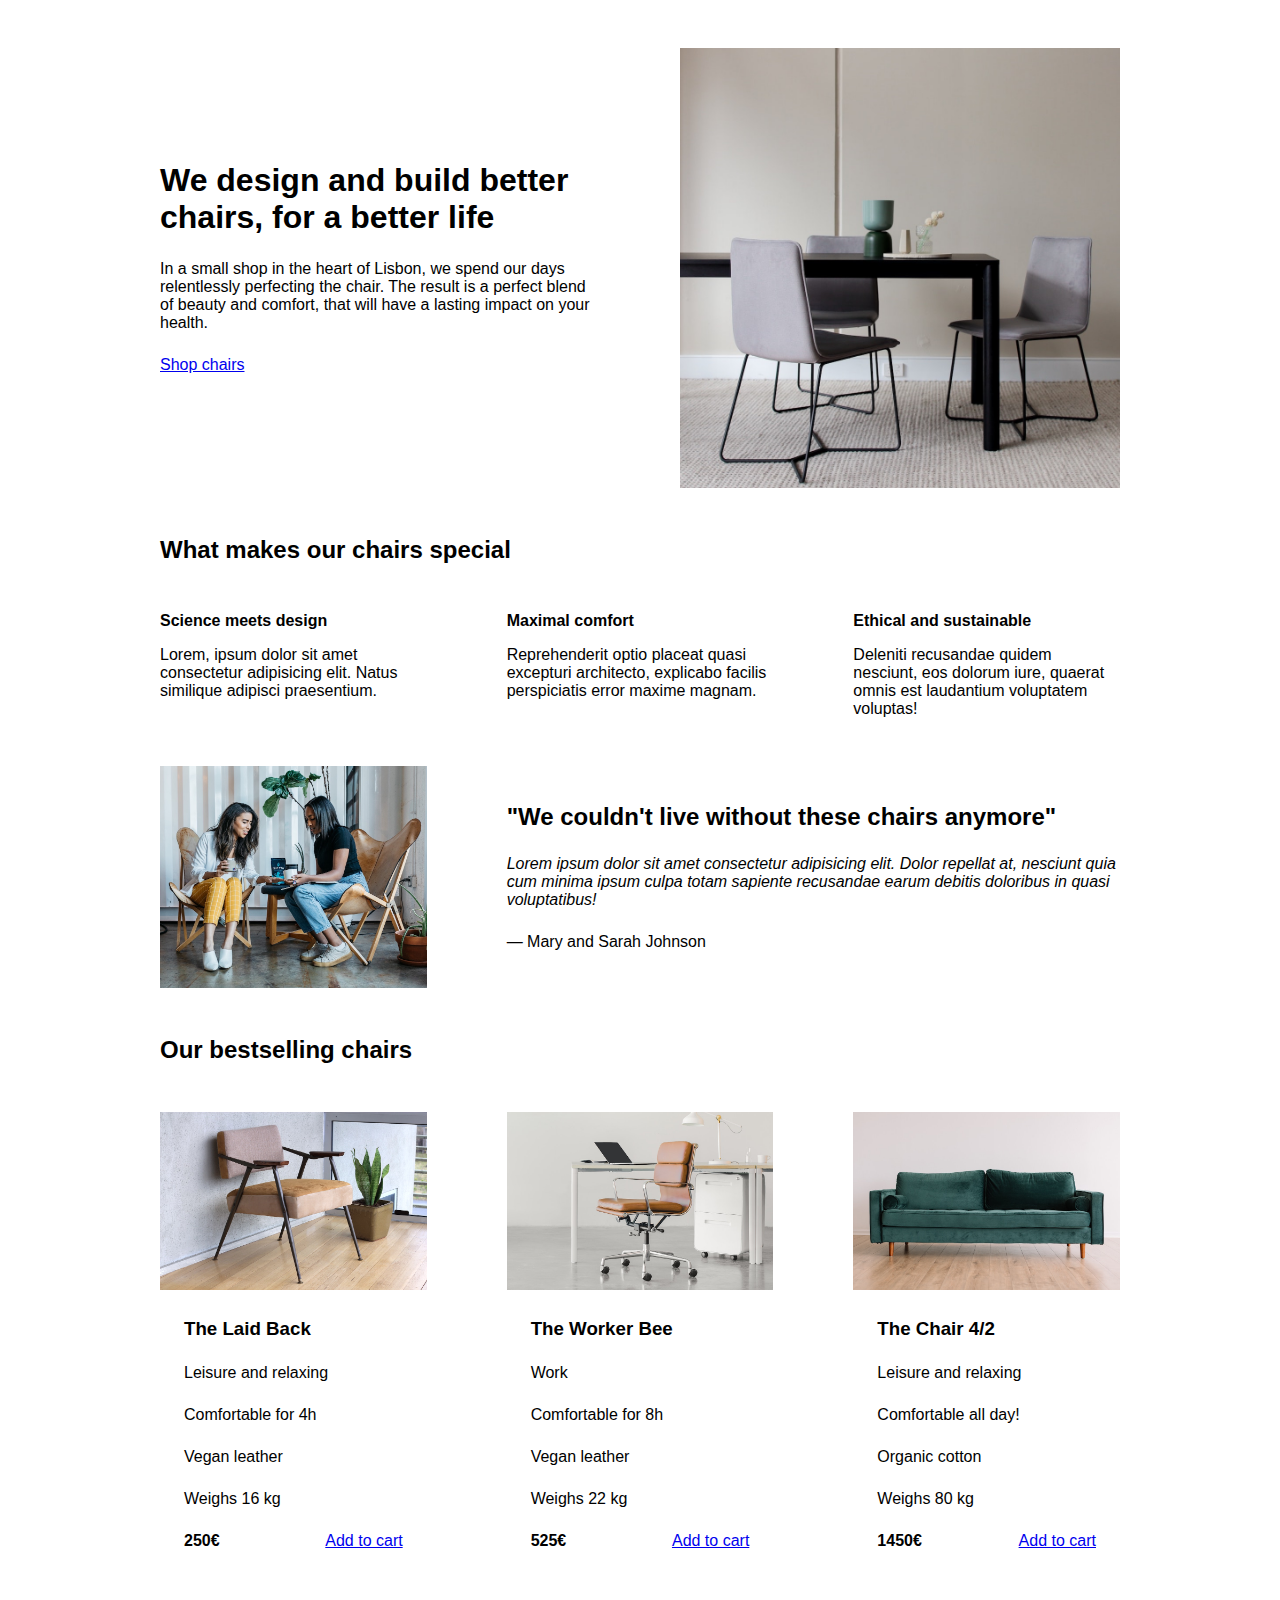
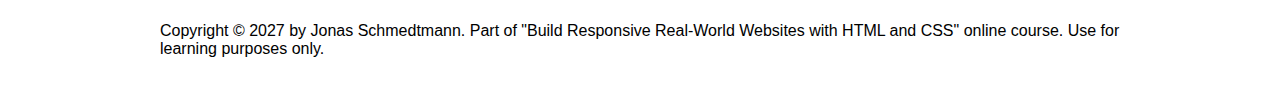
<file: Design/index.html>
<!DOCTYPE html>
<html lang="en">
  <head>
    <meta charset="UTF-8" />
    <meta http-equiv="X-UA-Compatible" content="IE=edge" />
    <meta name="viewport" content="width=device-width, initial-scale=1.0" />

    <link rel="stylesheet" href="style.css" />
    <title>Lisbon Chair Shop</title>
  </head>
  <body>
    <div class="container">
      <header>
        <div class="header-text-box">
          <h1>We design and build better chairs, for a better life</h1>
          <p class="header-text">
            In a small shop in the heart of Lisbon, we spend our days
            relentlessly perfecting the chair. The result is a perfect blend of
            beauty and comfort, that will have a lasting impact on your health.
          </p>
          <a class="btn btn--big" href="#">Shop chairs</a>
        </div>
        <img src="hero.jpg" alt="Photo" />
      </header>

      <section>
        <h2>What makes our chairs special</h2>
        <div class="grid-3-cols">
          <div>
            <p class="features-title"><strong>Science meets design</strong></p>
            <p class="features-text">
              Lorem, ipsum dolor sit amet consectetur adipisicing elit. Natus
              similique adipisci praesentium.
            </p>
          </div>

          <div>
            <p class="features-title">
              <strong>Maximal comfort</strong>
            </p>
            <p class="features-text">
              Reprehenderit optio placeat quasi excepturi architecto, explicabo
              facilis perspiciatis error maxime magnam.
            </p>
          </div>

          <div>
            <p class="features-title">
              <strong>Ethical and sustainable</strong>
            </p>
            <p class="features-text">
              Deleniti recusandae quidem nesciunt, eos dolorum iure, quaerat
              omnis est laudantium voluptatem voluptas!
            </p>
          </div>
        </div>
      </section>

      <section class="testimonial-section">
        <div class="grid-3-cols">
          <img src="customers.jpg" alt="People sitting on chairs" />
          <div class="testimonial-box">
            <h2>"We couldn't live without these chairs anymore"</h2>
            <blockquote class="testimonial-text">
              Lorem ipsum dolor sit amet consectetur adipisicing elit. Dolor
              repellat at, nesciunt quia cum minima ipsum culpa totam sapiente
              recusandae earum debitis doloribus in quasi voluptatibus!
            </blockquote>
            <p class="testimonial-author">&mdash; Mary and Sarah Johnson</p>
          </div>
        </div>
      </section>

      <section>
        <h2>Our bestselling chairs</h2>
        <div class="grid-3-cols">
          <figure class="chair">
            <img src="chair-1.jpg" alt="Chair" />
            <div class="chair-box">
              <h3>The Laid Back</h3>
              <ul class="chair-details">
                <li>
                  <!-- Span is a generic INLINE text element, it doesn't have any meaning. It's like a div element, but inline -->
                  <span>Leisure and relaxing</span>
                </li>
                <li>
                  <span>Comfortable for 4h</span>
                </li>
                <li>
                  <span>Vegan leather</span>
                </li>
                <li>
                  <span>Weighs 16 kg</span>
                </li>
              </ul>
              <div class="chair-price">
                <strong>250€</strong>
                <a href="#" class="btn btn--small">Add to cart</a>
              </div>
            </div>
          </figure>

          <figure class="chair">
            <img src="chair-2.jpg" alt="Chair" />
            <div class="chair-box">
              <h3>The Worker Bee</h3>
              <ul class="chair-details">
                <li>
                  <span>Work</span>
                </li>
                <li>
                  <span>Comfortable for 8h</span>
                </li>
                <li>
                  <span>Vegan leather</span>
                </li>
                <li>
                  <span>Weighs 22 kg</span>
                </li>
              </ul>
              <div class="chair-price">
                <strong>525€</strong>
                <a href="#" class="btn btn--small">Add to cart</a>
              </div>
            </div>
          </figure>

          <figure class="chair">
            <img src="chair-3.jpg" alt="Chair" />
            <div class="chair-box">
              <h3>The Chair 4/2</h3>
              <ul class="chair-details">
                <li>
                  <span>Leisure and relaxing</span>
                </li>
                <li>
                  <span>Comfortable all day!</span>
                </li>
                <li>
                  <span>Organic cotton</span>
                </li>
                <li>
                  <span>Weighs 80 kg</span>
                </li>
              </ul>
              <div class="chair-price">
                <strong>1450€</strong>
                <a href="#" class="btn btn--small">Add to cart</a>
              </div>
            </div>
          </figure>
        </div>
      </section>

      <footer>
        Copyright &copy; 2027 by Jonas Schmedtmann. Part of "Build Responsive
        Real-World Websites with HTML and CSS" online course. Use for learning
        purposes only.
      </footer>
    </div>
  </body>
</html>
</file>
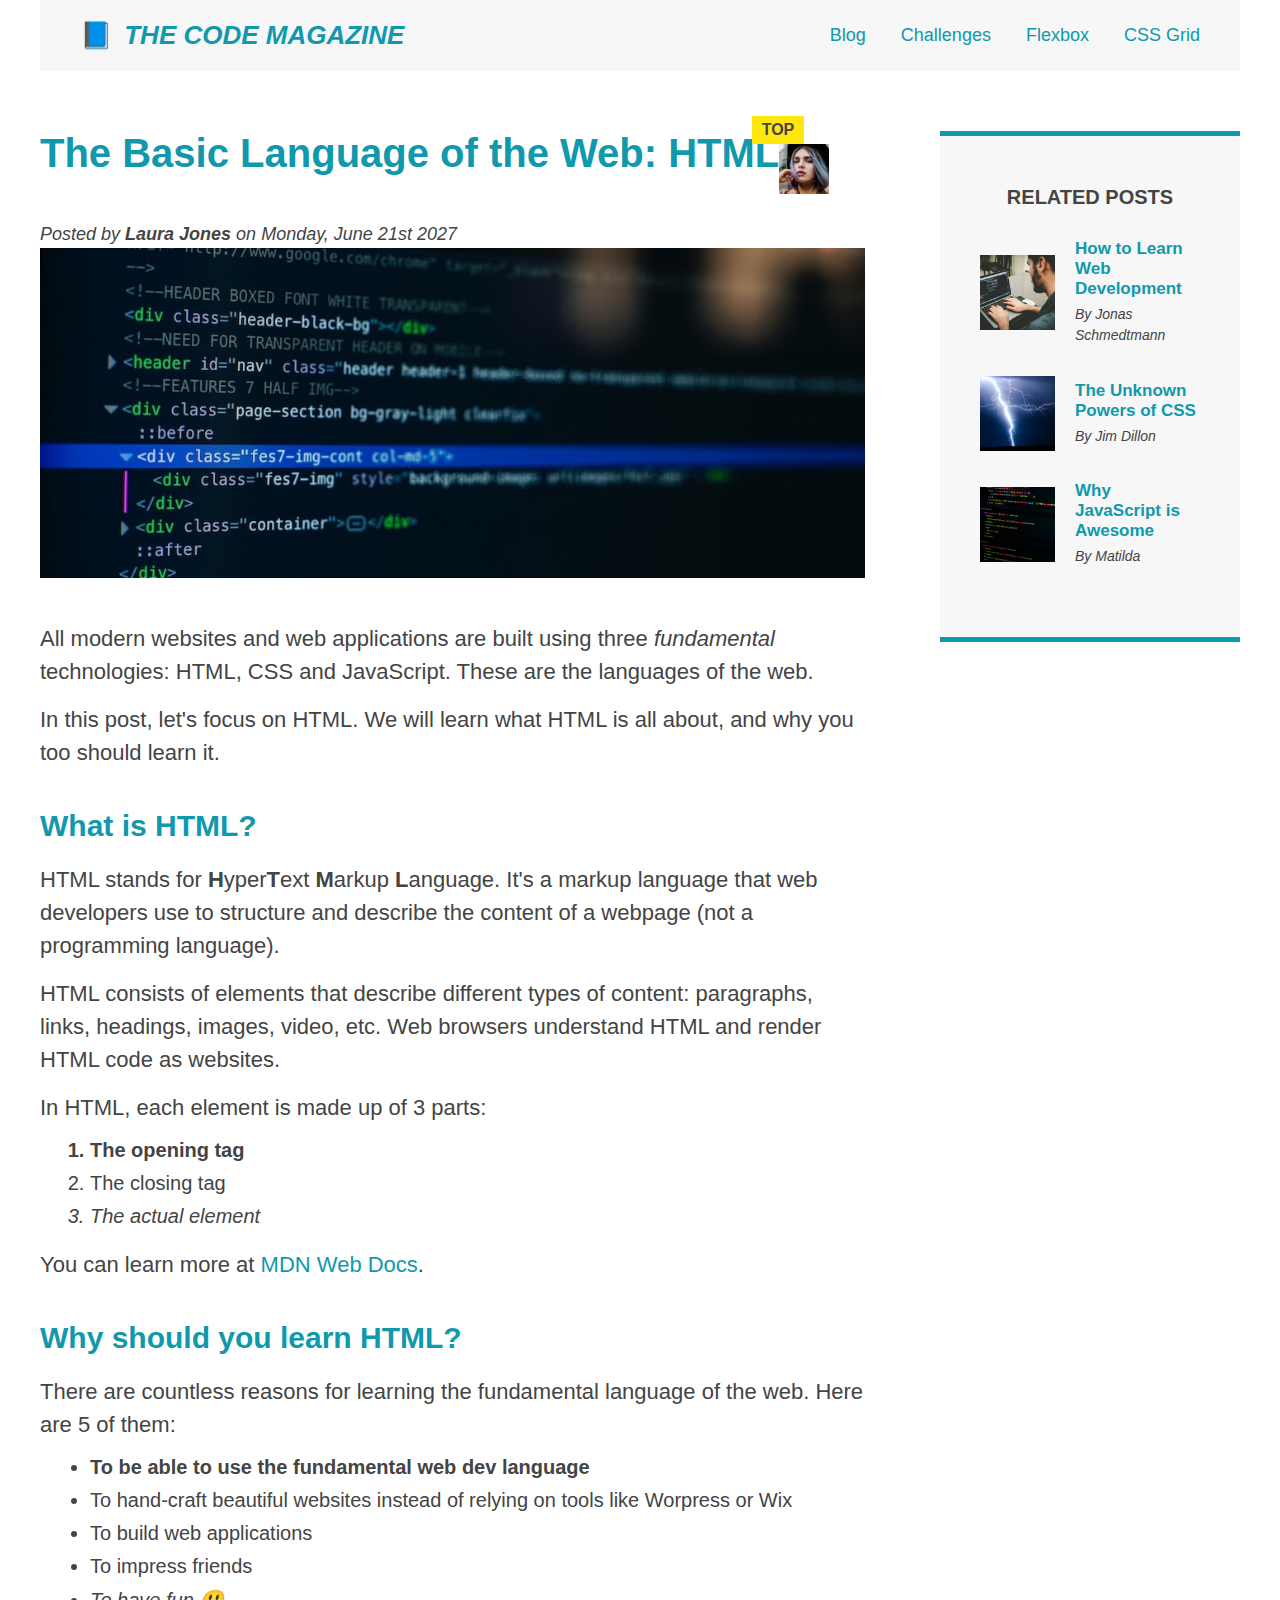
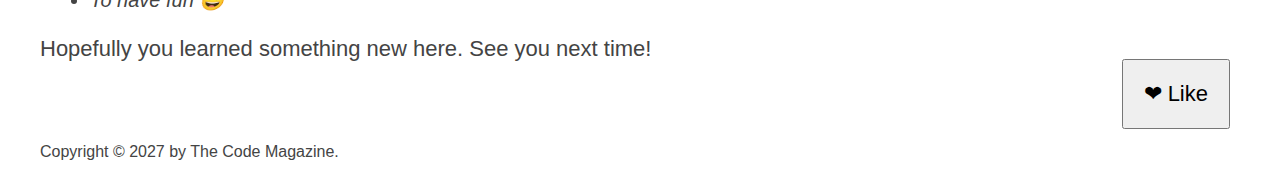
<file: test/index.html>
<!DOCTYPE html>
<html lang="en">
  <head>
    <meta charset="UTF-8" />
    <link rel="stylesheet" href="style.css" />
    <title>The Basic Language of the Web: HTML</title>
  </head>

  <body>
    <div class="container">
      <header class="main-header clearfix">
        <h1>📘 The Code Magazine</h1>

        <nav>
          <a href="blog.html">Blog</a>
          <a href="#">Challenges</a>
          <a href="flexbox.html">Flexbox</a>
          <a href="css-grid.html">CSS Grid</a>
        </nav>

        <!-- <div class="clear"></div> -->
      </header>

      <article>
        <header class="post-header">
          <div class="author-box">
            <h2>The Basic Language of the Web: HTML</h2>

            <img
              src="img/laura-jones.jpg"
              alt="Headshot of Laura Jones"
              height="50"
              width="50"
              class="author-img"
            />
          </div>

          <p id="author" class="author">
            Posted by <strong>Laura Jones</strong> on Monday, June 21st 2027
          </p>

          <img
            src="img/post-img.jpg"
            alt="HTML code on a screen"
            width="500"
            height="200"
            class="post-img"
          />

          <button>❤ Like</button>
        </header>

        <p>
          All modern websites and web applications are built using three
          <em>fundamental</em>
          technologies: HTML, CSS and JavaScript. These are the languages of the
          web.
        </p>

        <p>
          In this post, let's focus on HTML. We will learn what HTML is all
          about, and why you too should learn it.
        </p>

        <h3>What is HTML?</h3>
        <p>
          HTML stands for <strong>H</strong>yper<strong>T</strong>ext
          <strong>M</strong>arkup <strong>L</strong>anguage. It's a markup
          language that web developers use to structure and describe the content
          of a webpage (not a programming language).
        </p>
        <p>
          HTML consists of elements that describe different types of content:
          paragraphs, links, headings, images, video, etc. Web browsers
          understand HTML and render HTML code as websites.
        </p>
        <p>In HTML, each element is made up of 3 parts:</p>

        <ol>
          <li class="first-li">The opening tag</li>
          <li>The closing tag</li>
          <li>The actual element</li>
        </ol>

        <p>
          You can learn more at
          <a
            href="https://developer.mozilla.org/en-US/docs/Web/HTML"
            target="_blank"
            >MDN Web Docs</a
          >.
        </p>

        <h3>Why should you learn HTML?</h3>

        <p>
          There are countless reasons for learning the fundamental language of
          the web. Here are 5 of them:
        </p>

        <ul>
          <li class="first-li">
            To be able to use the fundamental web dev language
          </li>
          <li>
            To hand-craft beautiful websites instead of relying on tools like
            Worpress or Wix
          </li>
          <li>To build web applications</li>
          <li>To impress friends</li>
          <li>To have fun 😃</li>
        </ul>

        <p>Hopefully you learned something new here. See you next time!</p>
      </article>

      <aside>
        <h4>Related posts</h4>

        <ul class="related">
          <li class="related-post">
            <img
              src="img/related-1.jpg"
              alt="Person programming"
              width="75"
              height="75"
            />
            <div>
              <a href="#" class="related-link">How to Learn Web Development</a>
              <p class="related-author">By Jonas Schmedtmann</p>
            </div>
          </li>
          <li class="related-post">
            <img
              src="img/related-2.jpg"
              alt="Lightning"
              width="75"
              heigth="75"
            />
            <div>
              <a href="#" class="related-link">The Unknown Powers of CSS</a>
              <p class="related-author">By Jim Dillon</p>
            </div>
          </li>
          <li class="related-post">
            <img
              src="img/related-3.jpg"
              alt="JavaScript code on a screen"
              width="75"
              height="75"
            />
            <div>
              <a href="#" class="related-link">Why JavaScript is Awesome</a>
              <p class="related-author">By Matilda</p>
            </div>
          </li>
        </ul>
      </aside>
      <footer>
        <p id="copyright" class="copyright text">
          Copyright &copy; 2027 by The Code Magazine.
        </p>
      </footer>
    </div>
  </body>
</html>
</file>
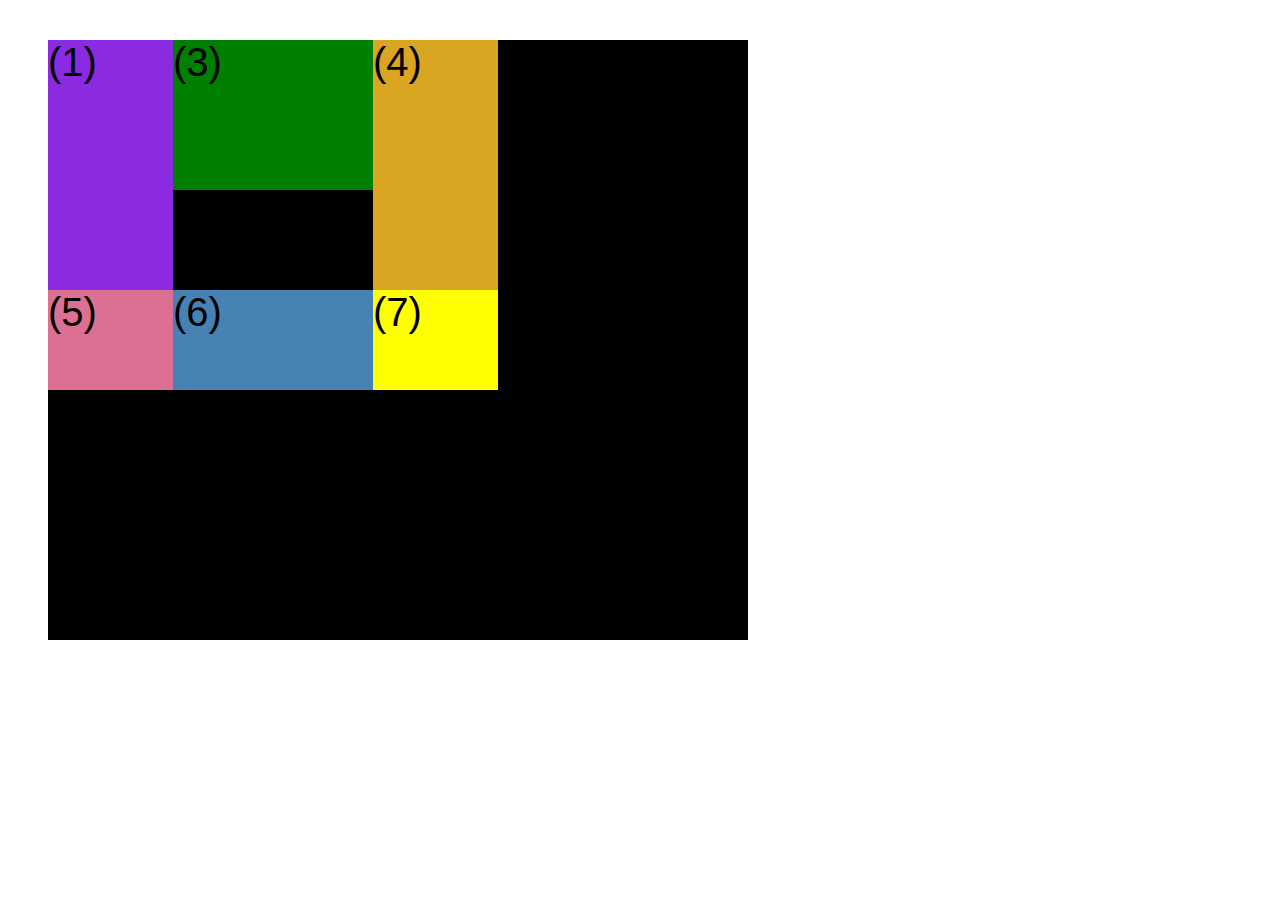
<file: css-grid.html>
<!DOCTYPE html>
<html lang="en">
  <head>
    <meta charset="UTF-8" />
    <meta http-equiv="X-UA-Compatible" content="IE=edge" />
    <meta name="viewport" content="width=device-width, initial-scale=1.0" />
    <title>CSS Grid</title>
    <style>
      .el--1 {
        background-color: blueviolet;
      }
      .el--2 {
        background-color: orangered;
        grid-column: 1/ -1;
        grid-row: 2;
      }
      .el--3 {
        background-color: green;
        height: 150px;
      }
      .el--4 {
        background-color: goldenrod;
      }
      .el--5 {
        background-color: palevioletred;
      }
      .el--6 {
        background-color: steelblue;
      }
      .el--7 {
        background-color: yellow;
      }
      .el--8 {
        background-color: crimson;
        grid-column: 2/3;
        grid-row: 1/2;
      }

      .container--1 {
        /* STARTER */
        font-family: sans-serif;
        background-color: #ddd;
        font-size: 30px;
        margin: 40px;

        /* CSS GRID */
        display: grid;
        grid-template-columns: repeat(4, 1fr);
        grid-template-rows: 1fr 1fr;

        column-gap: 20px;
        row-gap: 40px;
        display: none;
      }

      .container--2 {
        display: none;

        /* STARTER */
        font-family: sans-serif;
        background-color: black;
        font-size: 40px;
        margin: 40px;

        width: 700px;
        height: 600px;
        display: grid;
        grid-template-columns: 125px 200px 125px;
        grid-template-rows: 250px 100px;
        /* CSS GRID */
      }
    </style>
  </head>
  <body>
    <div class="container--1">
      <div class="el el--1">(1) HTML</div>
      <div class="el el--2">(2) and</div>
      <div class="el el--3">(3) CSS</div>
      <div class="el el--4">(4) are</div>
      <div class="el el--5">(5) amazing</div>
      <div class="el el--6">(6) languages</div>
      <div class="el el--7">(7) to</div>
      <div class="el el--8">(8) learn</div>
    </div>

    <div class="container--2">
      <div class="el el--1">(1)</div>
      <div class="el el--3">(3)</div>
      <div class="el el--4">(4)</div>
      <div class="el el--5">(5)</div>
      <div class="el el--6">(6)</div>
      <div class="el el--7">(7)</div>
    </div>
  </body>
</html>
</file>
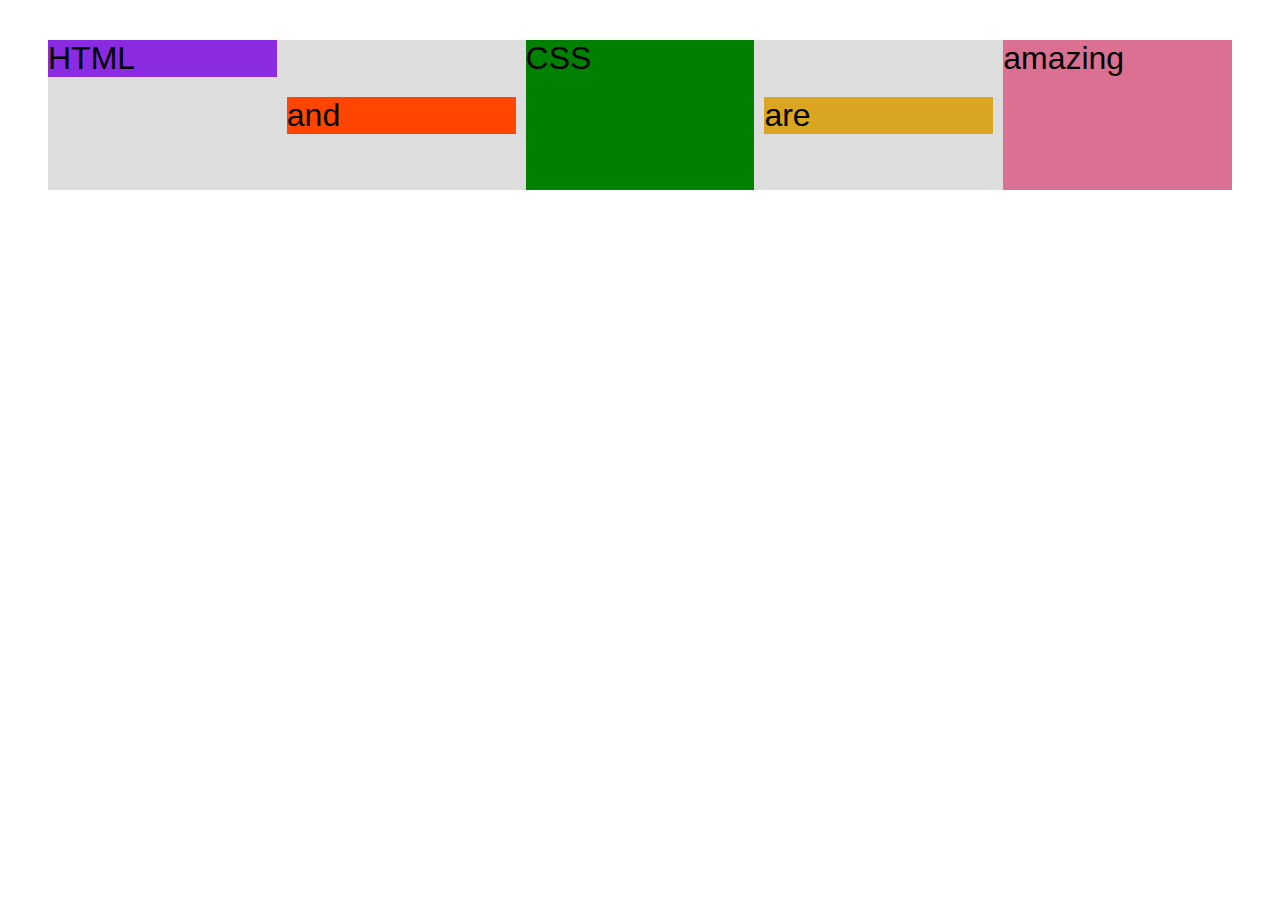
<file: flexbox.html>
<!DOCTYPE html>
<html lang="en">
  <head>
    <meta charset="UTF-8" />
    <meta http-equiv="X-UA-Compatible" content="IE=edge" />
    <meta name="viewport" content="width=device-width, initial-scale=1.0" />
    <title>Flexbox</title>
    <style>
      .el--1 {
        background-color: blueviolet;
      }
      .el--2 {
        background-color: orangered;
      }
      .el--3 {
        background-color: green;
        height: 150px;
      }
      .el--4 {
        background-color: goldenrod;
      }
      .el--5 {
        background-color: palevioletred;
      }
      .el--6 {
        background-color: steelblue;
      }
      .el--7 {
        background-color: yellow;
      }
      .el--8 {
        background-color: crimson;
      }

      .container {
        /* STARTER */
        font-family: sans-serif;
        background-color: #ddd;
        font-size: 32px;
        margin: 40px;

        /* FLEXBOX */
        display: flex;
        align-items: center;
        justify-content: flex-start;
        gap: 10px;
      }

      .el {
        /* flex-grow: 0;
        flex-shrink: 1;
        flex-basis: auto; */

        /* flex: 0 0 200px; */

        flex: 1;
      }

      .el--1 {
        align-self: flex-start;
      }
      .el--5 {
        align-self: stretch;
        order: 1;
      }
      .el--6 {
        order: -1;
      }
    </style>
  </head>
  <body>
    <div class="container">
      <div class="el el--1">HTML</div>
      <div class="el el--2">and</div>
      <div class="el el--3">CSS</div>
      <div class="el el--4">are</div>
      <div class="el el--5">amazing</div>
      <!-- <div class="el el--6">languages</div> -->
      <!-- <div class="el el--7">to</div>
      <div class="el el--8">learn</div> -->
    </div>
  </body>
</html>
</file>
<file: Design/style.css>
/*
SPACING SYSTEM (px)
2 / 4 / 8 / 12 / 16 / 24 / 32 / 48 / 64 / 80 / 96 / 128

FONT SIZE SYSTEM (px)
10 / 12 / 14 / 16 / 18 / 20 / 24 / 30 / 36 / 44 / 52 / 62 / 74 / 86 / 98
*/

* {
  margin: 0;
  padding: 0;
  box-sizing: border-box;
}

/* ------------------------ */
/* GENERAL STYLES */
/* ------------------------ */
body {
  font-family: sans-serif;
}

.container {
  width: 960px;
  margin: 0 auto;
}

header,
section {
  margin-bottom: 48px;
}

h2 {
  margin-bottom: 48px;
}

.grid-3-cols {
  display: grid;
  grid-template-columns: repeat(3, 1fr);
  column-gap: 80px;
}

/* ------------------------ */
/* COMPONENT STYLES */
/* ------------------------ */

/* HEADER */
header {
  display: grid;
  grid-template-columns: repeat(2, 1fr);
  column-gap: 80px;
  margin-top: 48px;
}

.header-text-box {
  align-self: center;
}

h1 {
  margin-bottom: 24px;
}

.header-text {
  margin-bottom: 24px;
}

img {
  width: 100%;
}

/* FEATURES */
.features-icon {
}

.features-title {
  margin-bottom: 16px;
}

.features-text {
}

/* TESTIMONIAL */
.testimonial-section {
}

.testimonial-box {
  grid-column: 2 / -1;
  align-self: center;
}

.testimonial-box h2 {
  margin-bottom: 24px;
}

.testimonial-text {
  font-style: italic;
  margin-bottom: 24px;
}

/* CHAIRS */
.chair-box {
  padding: 24px;
}

h3 {
  margin-bottom: 24px;
}

.chair-details {
  list-style: none;
  margin-bottom: 24px;
}

.chair-details li {
  display: flex;
  align-items: center;
  gap: 12px;
  margin-bottom: 24px;
}

.chair-details li:last-child {
  margin-bottom: 0;
}

.chair-icon {
}

.chair-price {
  display: flex;
  justify-content: space-between;
}

footer {
  margin-bottom: 48px;
}
</file>
<file: test/style.css>
* {
  /* border-top: 10px solid #1098ad; */
  margin: 0;
  padding: 0;
  box-sizing: border-box;
}

body {
  color: #444;
  font-family: sans-serif;
  position: relative;
}

.container {
  width: 1200px;
  margin: 0 auto;
}

.main-header {
  background-color: #f7f7f7;
  /* padding: 20px;
  padding-left: 40px;
  padding-right: 40px; */
  padding: 20px 40px;
}

nav {
  font-size: 18px;
}

article {
}

.post-header {
  margin-bottom: 40px;
}

aside {
  background-color: #f7f7f7;
  border-top: 5px solid #1098ad;
  border-bottom: 5px solid #1098ad;
  padding: 50px 40px;
}

h1,
h2,
h3 {
  color: #1098ad;
}

h1 {
  font-size: 26px;
  text-transform: uppercase;
  font-style: italic;
}

h2 {
  font-size: 40px;
  margin-bottom: 30px;
}

h3 {
  font-size: 30px;
  margin-bottom: 20px;
  margin-top: 40px;
}

h4 {
  font-size: 20px;
  font-family: sans-serif;
  text-transform: uppercase;
  text-align: center;
  margin-bottom: 30px;
}
p {
  font-size: 22px;
  line-height: 1.5;
  margin-bottom: 15px;
}

ul,
ol {
  margin-left: 50px;
  margin-bottom: 20px;
}

li {
  font-size: 20px;
  margin-bottom: 10px;
}

li:last-child {
  margin-bottom: 0;
}

#author {
  font-style: italic;
  font-size: 18px;
}

#copyright {
  font-size: 16px;
}

.related-author {
  font-size: 18px;
  font-weight: bold;
}

.related {
  list-style: none;
  margin-left: 0;
}

body {
  /* background-color: blue; */
}

/* .first-li {
  font-weight: bold;
} */

li:first-child {
  font-weight: bold;
}

li:last-child {
  font-style: italic;
}

li:nth-child(even) {
  /* color: red; */
}

article p:first-child {
}

/* Styling links */

a:link {
  color: #1098ad;
  text-decoration: none;
}

a:visited {
  /* color: #777; */
  color: #1098ad;
}

a:hover {
  color: orangered;
  font-weight: bold;
  text-decoration: underline orangered;
}

a:active {
  background-color: black;
  font-style: italic;
}

.post-img {
  width: 100%;
  height: auto;
}

nav a:link {
  /* background-color: orangered;
  margin: 20px;
  display: block; */
  margin-right: 30px;
  display: inline-block;
}

nav a:link:last-child {
  margin-right: 0;
}

button {
  font-size: 22px;
  padding: 20px;
  cursor: pointer;

  position: absolute;
  bottom: 50px;
  right: 50px;
}

h1::first-letter {
  font-style: normal;
  margin-right: 5px;
}

h3 + p::first-line {
}

h2 {
  position: relative;
}

h2::after {
  content: "TOP";
  background-color: #ffe70e;
  font-size: 16px;
  font-weight: bold;
  display: inline-block;
  padding: 5px 10px;
  position: absolute;
  top: -15px;
  right: -25px;
  color: #444;
}

/*Resolving conflicts*/

/* #copyright {
  color: blue;
}

.copyright {
  color: blue;
}

.text {
  color: yellow;
}

footer p {
  color: green;
} */

/* nav a:link {
  font-size: 18px;
} */

/*
.autor-img {
  float: left;
  margin-bottom: 20px;
}

.author {
  float: left;
  margin-top: 10px;
  margin-left: 20px;
}

h1 {
  float: left;
}

nav {
  float: right;
}

.clear {
  clear: both;
}

.clearfix::after {
  clear: both;
  content: "";
  display: block;
}

article {
  width: 825px;
  float: left;
}

aside {
  width: 300px;
  float: right;
}

footer {
  clear: both;
}
*/

.main-header {
  display: flex;
  align-items: center;
  justify-content: space-between;
}

.author-box {
  display: flex;
  align-items: center;
  margin-bottom: 15px;
}

.author {
  margin-bottom: 0;
  margin-left: 15pz;
}

.related-post {
  display: flex;
  align-items: center;
  gap: 20px;
  margin-bottom: 30px;
}

.related-link:link {
  font-size: 17px;
  font-weight: bold;
  font-style: normal;
  margin-bottom: 5px;
  display: inline-block;
}

.related-author {
  margin-bottom: 0;
  font-size: 14px;
  font-weight: normal;
  font-style: italic;
}

/* .row {
  display: flex;
  gap: 75px;
  margin-bottom: 60px;
  align-items: flex-start;
}

article {
  flex: 1;
  margin-bottom: 0;
}

aside {
  flex: 0 0 300px;
} */

.container {
  display: grid;
  grid-template-columns: 1fr 300px;
  column-gap: 75px;
  row-gap: 60px;
  align-items: start;
}

.main-header {
  grid-column: 1 / span 2;
}

article {
}

aside {
}

footer {
  grid-column: 1/ -1;
}
</file>
